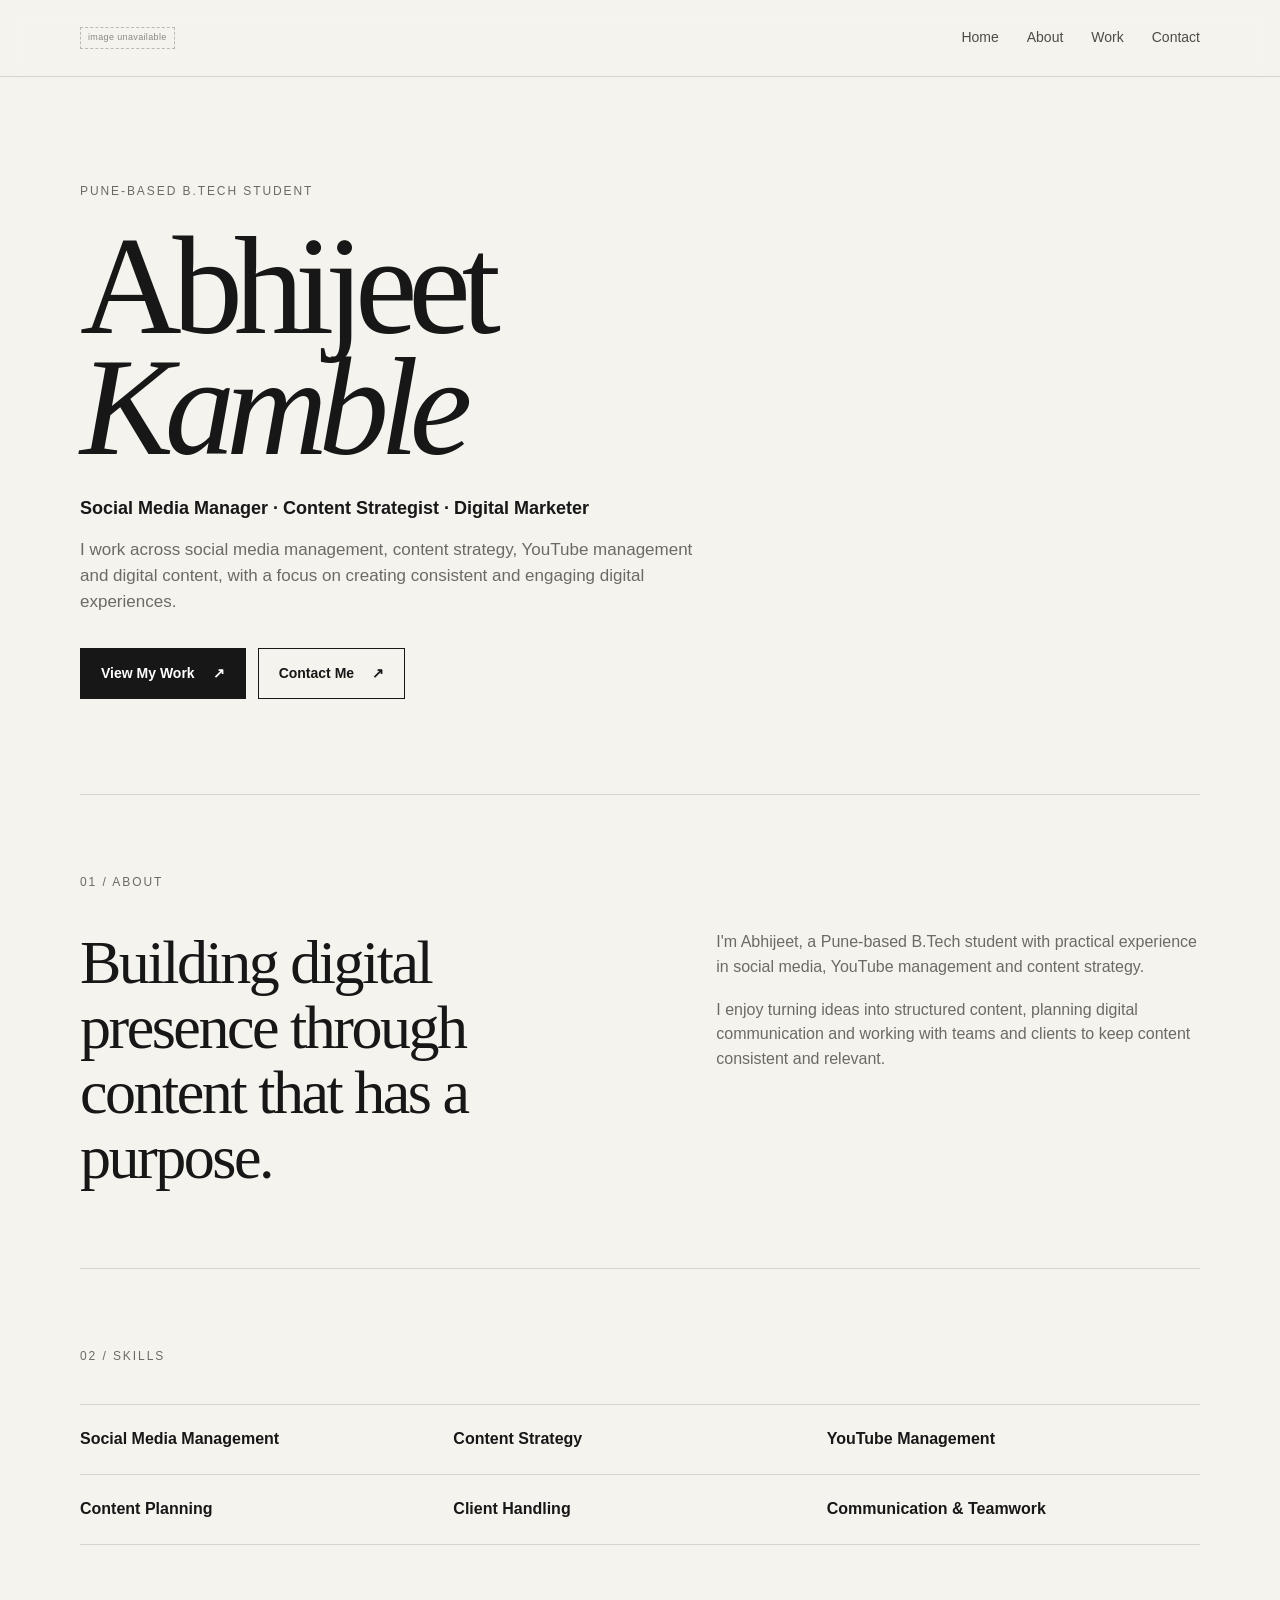
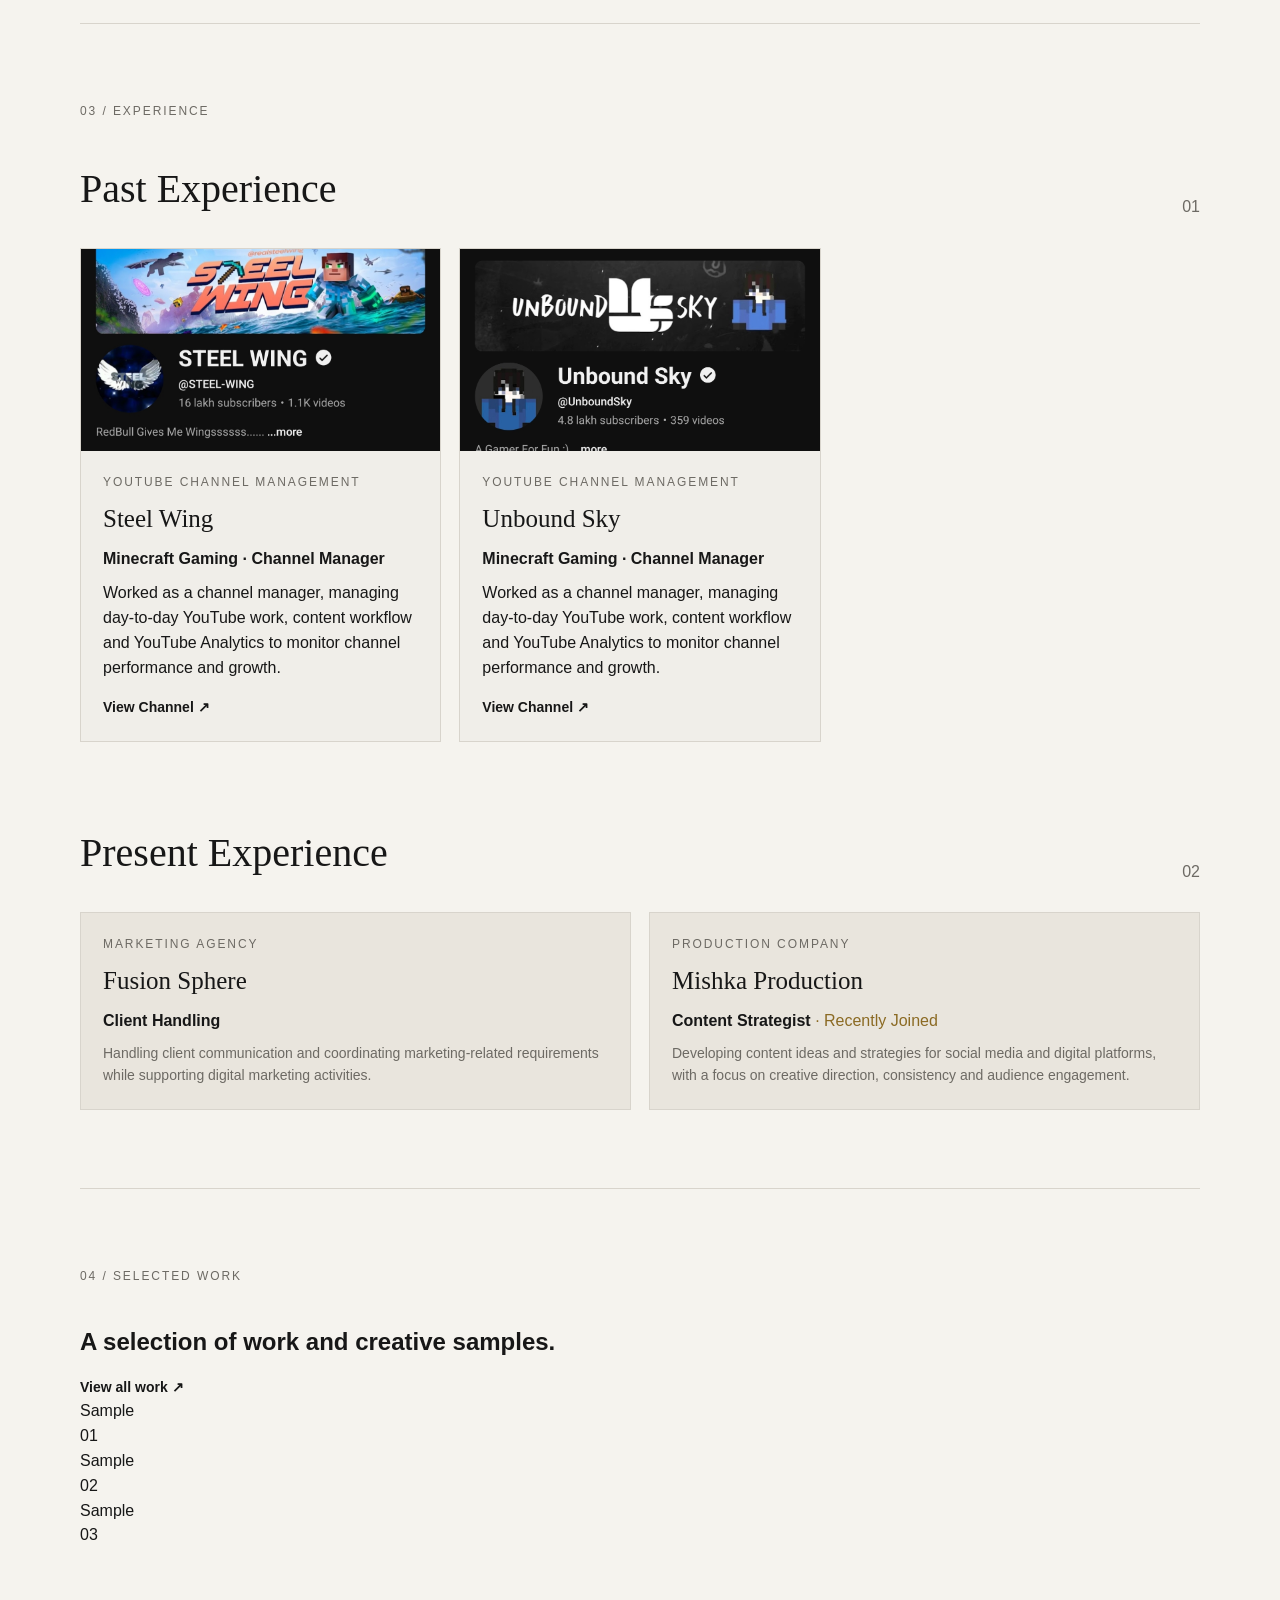
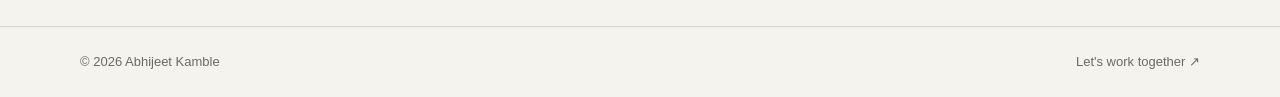
<file: index.html>
<!DOCTYPE html>
<html lang="en">
<head>
  <meta charset="UTF-8">
  <meta name="viewport" content="width=device-width, initial-scale=1.0">
  <meta name="description" content="Abhijeet Kamble — Pune-based B.Tech student, Social Media Manager, Content Strategist and Digital Marketer.">
  <title>Abhijeet Kamble | Social Media & Content Strategy</title>
  <link rel="stylesheet" href="style.css">
</head>
<body>
  <header class="site-header">
    <nav class="nav container">
      <a class="brand image-unavailable" href="index.html" aria-label="Profile image unavailable">Image unavailable</a>
      <button class="menu-toggle" aria-label="Toggle navigation" aria-expanded="false">☰</button>
      <div class="nav-links">
        <a href="index.html">Home</a>
        <a href="index.html#about">About</a>
        <a href="work.html">Work</a>
        <a href="contact.html">Contact</a>
      </div>
    </nav>
  </header>

  <main>
    <section class="hero container">
      <p class="eyebrow">Pune-based B.Tech Student</p>
      <h1>Abhijeet<br><span>Kamble</span></h1>
      <p class="hero-role">Social Media Manager · Content Strategist · Digital Marketer</p>
      <p class="hero-copy">
        I work across social media management, content strategy, YouTube management and digital content,
        with a focus on creating consistent and engaging digital experiences.
      </p>
      <div class="hero-actions">
        <a class="button button-dark" href="work.html">View My Work <span>↗</span></a>
        <a class="button button-light" href="contact.html">Contact Me <span>↗</span></a>
      </div>
    </section>

    <section class="section container" id="about">
      <div class="section-label">01 / About</div>
      <div class="about-grid">
        <h2>Building digital presence through content that has a purpose.</h2>
        <div>
          <p>
            I'm Abhijeet, a Pune-based B.Tech student with practical experience in social media,
            YouTube management and content strategy.
          </p>
          <p>
            I enjoy turning ideas into structured content, planning digital communication and
            working with teams and clients to keep content consistent and relevant.
          </p>
        </div>
      </div>
    </section>

    <section class="section container">
      <div class="section-label">02 / Skills</div>
      <div class="skills-grid">
        <div>Social Media Management</div>
        <div>Content Strategy</div>
        <div>YouTube Management</div>
        <div>Content Planning</div>
        <div>Client Handling</div>
        <div>Communication &amp; Teamwork</div>
      </div>
    </section>

    <section class="section container">
      <div class="section-label">03 / Experience</div>

      <div class="experience-heading">
        <h2>Past Experience</h2>
        <span>01</span>
      </div>

      <div class="experience-grid">
        <article class="experience-card">
          <a href="https://youtube.com/@steel-wing" target="_blank" rel="noopener noreferrer">
            <img class="project-media" src="images/steel-wing.jpg" alt="Steel Wing YouTube channel">
          </a>
          <div class="card-body">
            <p class="card-type">YouTube Channel Management</p>
            <h3>Steel Wing</h3>
            <p class="role">Minecraft Gaming · Channel Manager</p>
            <p>Worked as a channel manager, managing day-to-day YouTube work, content workflow and YouTube Analytics to monitor channel performance and growth.</p>
            <a class="text-link" href="https://youtube.com/@steel-wing" target="_blank" rel="noopener noreferrer">View Channel ↗</a>
          </div>
        </article>

        <article class="experience-card">
          <a href="https://youtube.com/@unboundsky" target="_blank" rel="noopener noreferrer">
            <img class="project-media" src="images/unbound-sky.jpg" alt="Unbound Sky YouTube channel">
          </a>
          <div class="card-body">
            <p class="card-type">YouTube Channel Management</p>
            <h3>Unbound Sky</h3>
            <p class="role">Minecraft Gaming · Channel Manager</p>
            <p>Worked as a channel manager, managing day-to-day YouTube work, content workflow and YouTube Analytics to monitor channel performance and growth.</p>
            <a class="text-link" href="https://youtube.com/@unboundsky" target="_blank" rel="noopener noreferrer">View Channel ↗</a>
          </div>
        </article>

      </div>

      <div class="experience-heading present-heading">
        <h2>Present Experience</h2>
        <span>02</span>
      </div>

      <div class="current-grid">
        <article class="current-card">
          <p class="card-type">Marketing Agency</p>
          <h3>Fusion Sphere</h3>
          <p class="role">Client Handling</p>
          <p>Handling client communication and coordinating marketing-related requirements while supporting digital marketing activities.</p>
        </article>

        <article class="current-card">
          <p class="card-type">Production Company</p>
          <h3>Mishka Production</h3>
          <p class="role">Content Strategist <span>· Recently Joined</span></p>
          <p>Developing content ideas and strategies for social media and digital platforms, with a focus on creative direction, consistency and audience engagement.</p>
        </article>
      </div>
    </section>

    <section class="section container work-preview">
      <div class="section-label">04 / Selected Work</div>
      <div class="preview-header">
        <h2>A selection of work and creative samples.</h2>
        <a class="text-link" href="work.html">View all work ↗</a>
      </div>
      <div class="mini-gallery">
        <div class="sample-tile">Sample<br>01</div>
        <div class="sample-tile">Sample<br>02</div>
        <div class="sample-tile">Sample<br>03</div>
      </div>
    </section>
  </main>

  <footer class="footer">
    <div class="container footer-inner">
      <p>© 2026 Abhijeet Kamble</p>
      <a href="contact.html">Let's work together ↗</a>
    </div>
  </footer>

  <script>
    const toggle = document.querySelector('.menu-toggle');
    const links = document.querySelector('.nav-links');
    toggle.addEventListener('click', () => {
      const open = links.classList.toggle('open');
      toggle.setAttribute('aria-expanded', open);
    });
  </script>
</body>
</html>
</file>
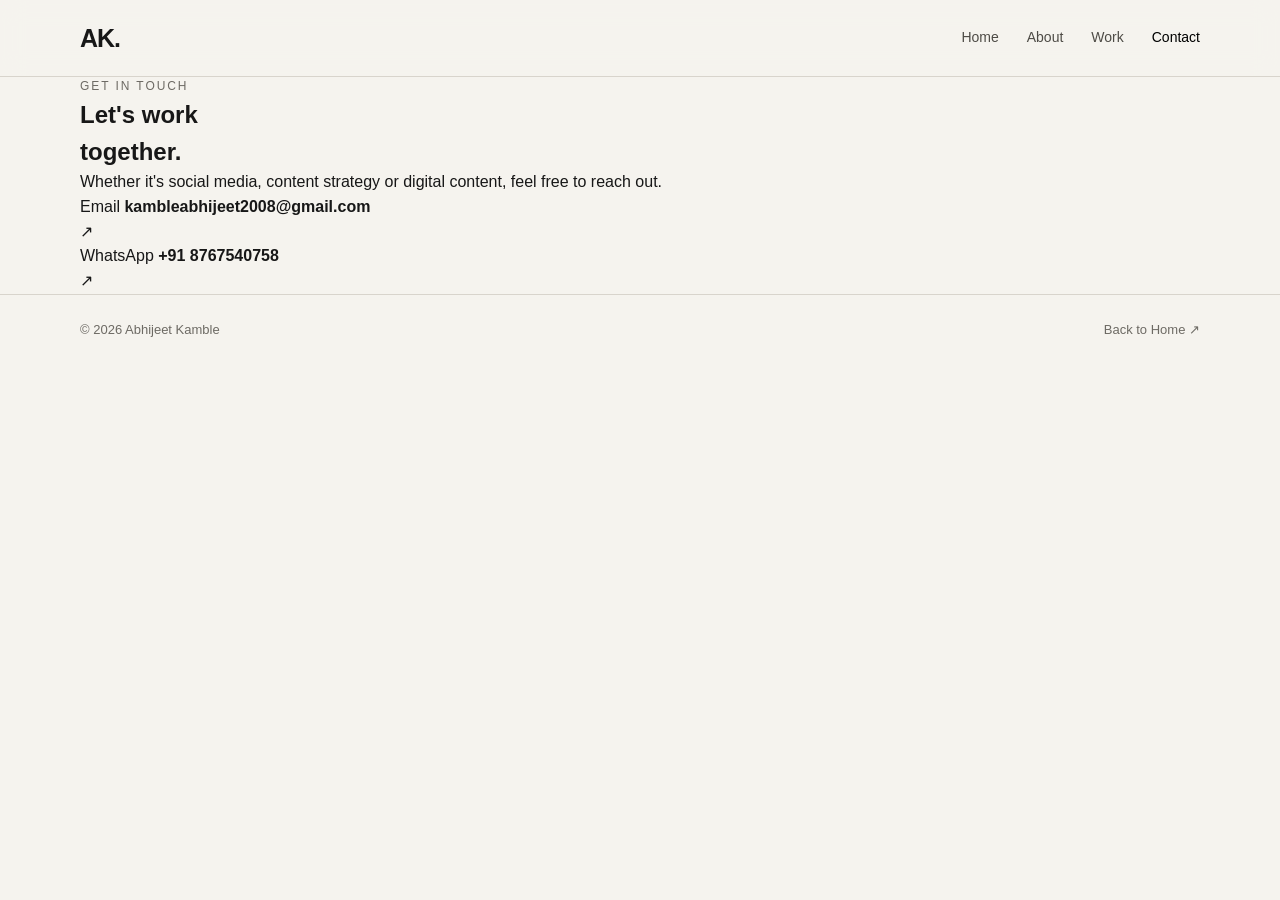
<file: contact.html>
<!DOCTYPE html>
<html lang="en">
<head>
  <meta charset="UTF-8">
  <meta name="viewport" content="width=device-width, initial-scale=1.0">
  <meta name="description" content="Contact Abhijeet Kamble.">
  <title>Contact | Abhijeet Kamble</title>
  <link rel="stylesheet" href="style.css">
</head>
<body>
  <header class="site-header">
    <nav class="nav container">
      <a class="brand" href="index.html">AK.</a>
      <button class="menu-toggle" aria-label="Toggle navigation" aria-expanded="false">☰</button>
      <div class="nav-links">
        <a href="index.html">Home</a>
        <a href="index.html#about">About</a>
        <a href="work.html">Work</a>
        <a class="active" href="contact.html">Contact</a>
      </div>
    </nav>
  </header>

  <main>
    <section class="contact-page container">
      <div>
        <p class="eyebrow">Get in touch</p>
        <h1>Let's work<br><span>together.</span></h1>
        <p class="contact-copy">
          Whether it's social media, content strategy or digital content, feel free to reach out.
        </p>
      </div>

      <div class="contact-list">
        <a class="contact-row" href="mailto:kambleabhijeet2008@gmail.com">
          <div>
            <span>Email</span>
            <strong>kambleabhijeet2008@gmail.com</strong>
          </div>
          <span>↗</span>
        </a>

        <a class="contact-row" href="https://wa.me/918767540758" target="_blank" rel="noopener noreferrer">
          <div>
            <span>WhatsApp</span>
            <strong>+91 8767540758</strong>
          </div>
          <span>↗</span>
        </a>
      </div>
    </section>
  </main>

  <footer class="footer">
    <div class="container footer-inner">
      <p>© 2026 Abhijeet Kamble</p>
      <a href="index.html">Back to Home ↗</a>
    </div>
  </footer>

  <script>
    const toggle = document.querySelector('.menu-toggle');
    const links = document.querySelector('.nav-links');
    toggle.addEventListener('click', () => {
      const open = links.classList.toggle('open');
      toggle.setAttribute('aria-expanded', open);
    });
  </script>
</body>
</html>
</file>
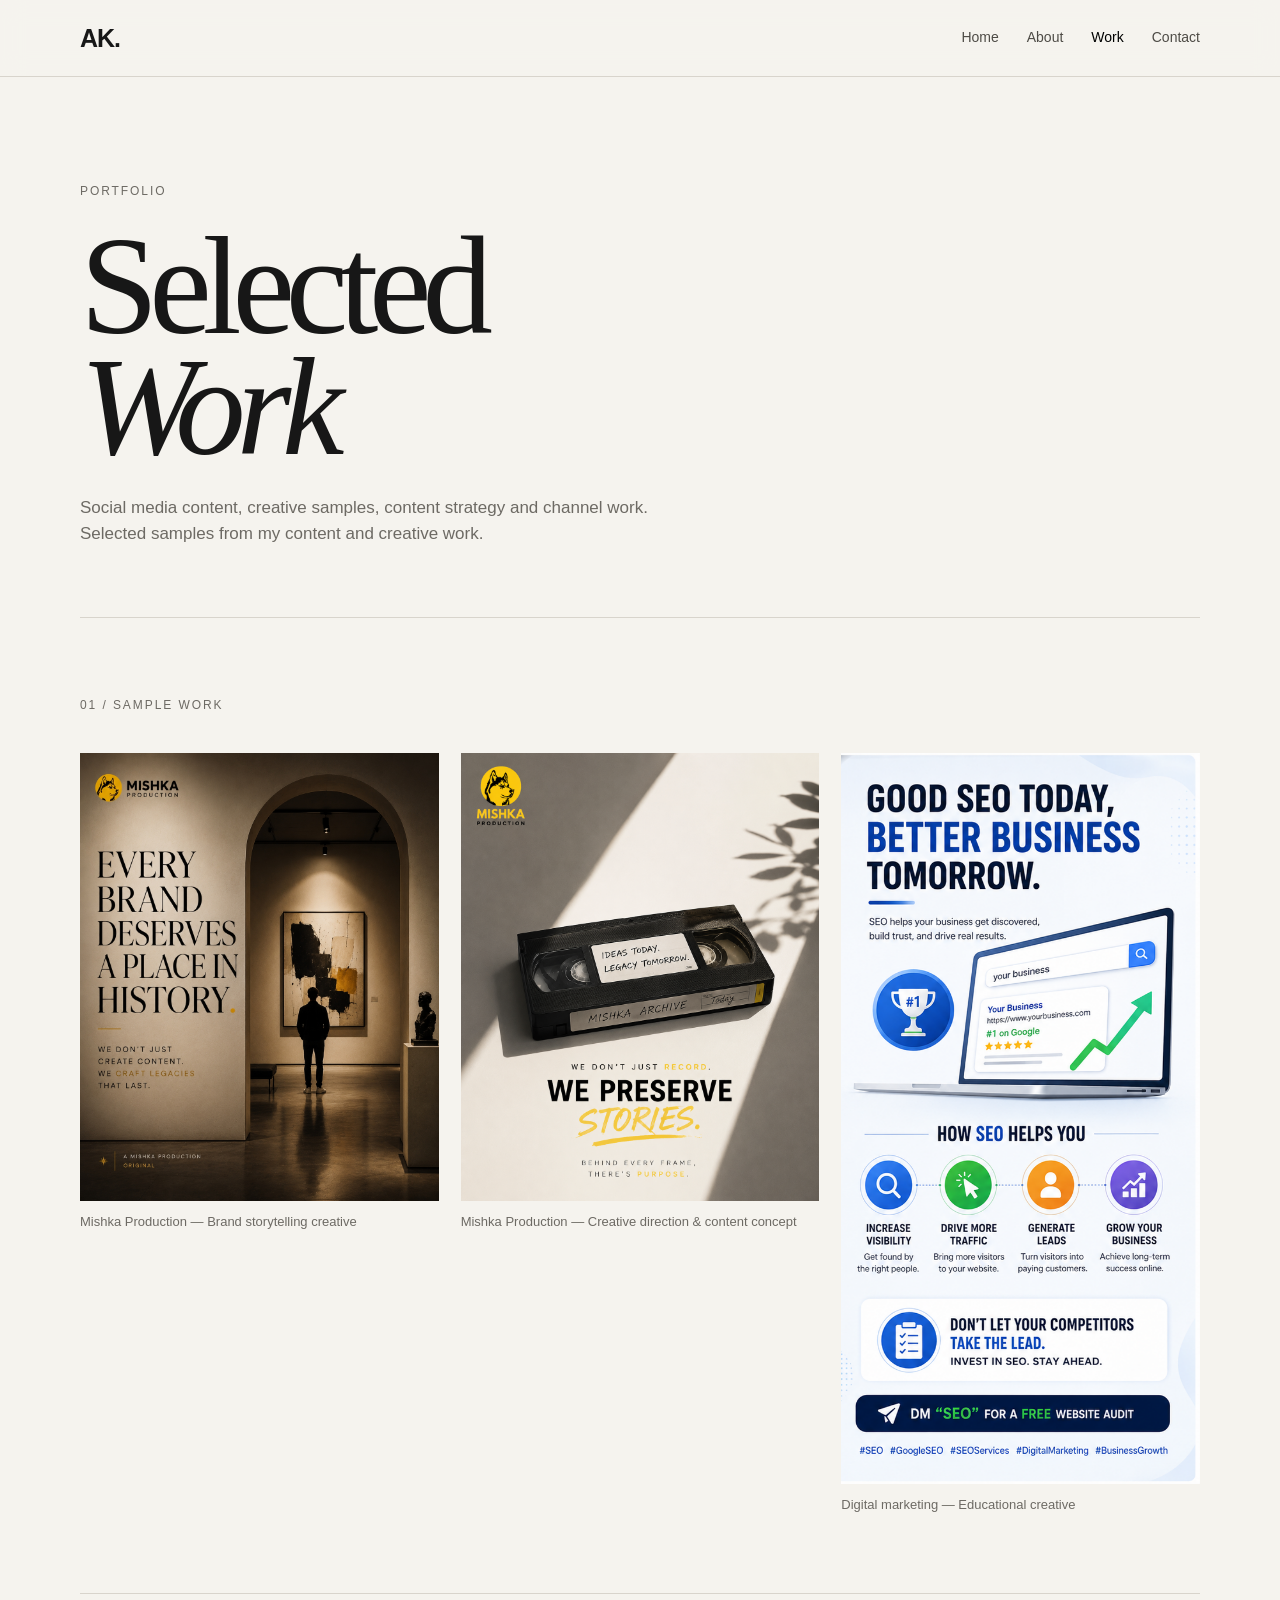
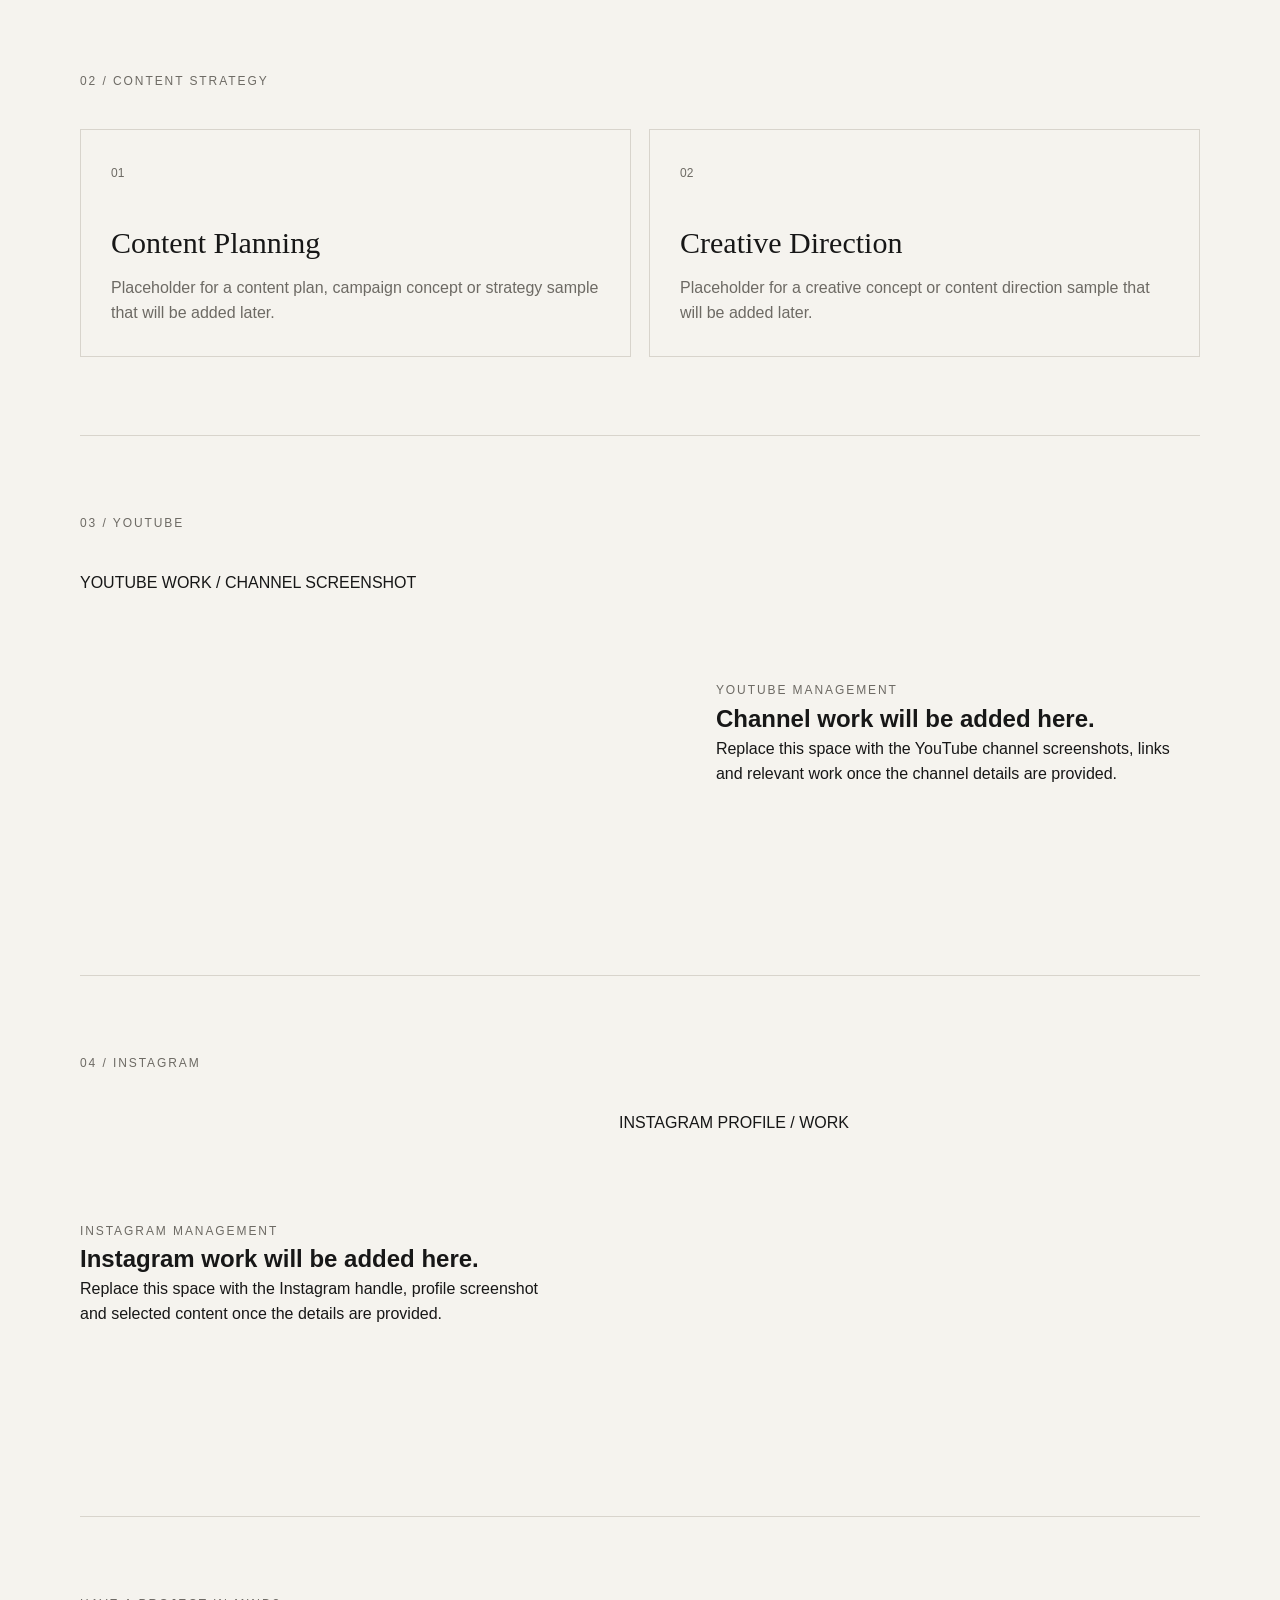
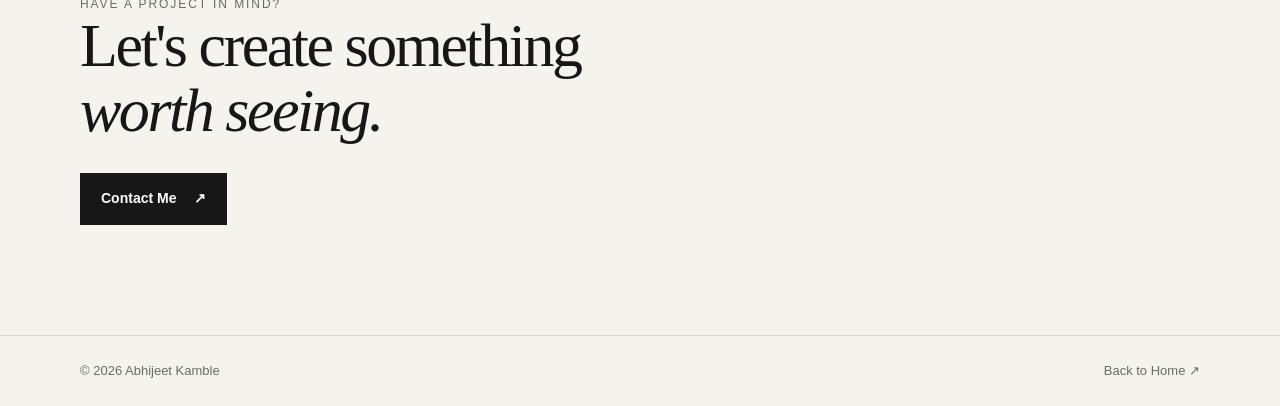
<file: work.html>
<!DOCTYPE html>
<html lang="en">
<head>
  <meta charset="UTF-8">
  <meta name="viewport" content="width=device-width, initial-scale=1.0">
  <meta name="description" content="Selected work by Abhijeet Kamble.">
  <title>Selected Work | Abhijeet Kamble</title>
  <link rel="stylesheet" href="style.css">
</head>
<body>
  <header class="site-header">
    <nav class="nav container">
      <a class="brand" href="index.html">AK.</a>
      <button class="menu-toggle" aria-label="Toggle navigation" aria-expanded="false">☰</button>
      <div class="nav-links">
        <a href="index.html">Home</a>
        <a href="index.html#about">About</a>
        <a class="active" href="work.html">Work</a>
        <a href="contact.html">Contact</a>
      </div>
    </nav>
  </header>

  <main>
    <section class="page-hero container">
      <p class="eyebrow">Portfolio</p>
      <h1>Selected<br><span>Work</span></h1>
      <p>Social media content, creative samples, content strategy and channel work. Selected samples from my content and creative work.</p>
    </section>

    <section class="section container">
      <div class="section-label">01 / Sample Work</div>
      <div class="gallery-grid">
        <figure class="work-item"><img src="images/mishka-history.jpg" alt="Mishka Production brand storytelling creative"><figcaption>Mishka Production — Brand storytelling creative</figcaption></figure>
        <figure class="work-item"><img src="images/mishka-stories.png" alt="Mishka Production creative about preserving stories"><figcaption>Mishka Production — Creative direction & content concept</figcaption></figure>
        <figure class="work-item"><img src="images/seo-sample.png" alt="SEO marketing educational creative"><figcaption>Digital marketing — Educational creative</figcaption></figure>
      </div>
    </section>

    <section class="section container">
      <div class="section-label">02 / Content Strategy</div>
      <div class="strategy-grid">
        <article class="strategy-card">
          <span>01</span>
          <h2>Content Planning</h2>
          <p>Placeholder for a content plan, campaign concept or strategy sample that will be added later.</p>
        </article>
        <article class="strategy-card">
          <span>02</span>
          <h2>Creative Direction</h2>
          <p>Placeholder for a creative concept or content direction sample that will be added later.</p>
        </article>
      </div>
    </section>

    <section class="section container">
      <div class="section-label">03 / YouTube</div>
      <div class="work-wide">
        <div class="image-placeholder wide">YOUTUBE WORK / CHANNEL SCREENSHOT</div>
        <div>
          <p class="card-type">YouTube Management</p>
          <h2>Channel work will be added here.</h2>
          <p>Replace this space with the YouTube channel screenshots, links and relevant work once the channel details are provided.</p>
        </div>
      </div>
    </section>

    <section class="section container">
      <div class="section-label">04 / Instagram</div>
      <div class="work-wide reverse">
        <div class="image-placeholder wide">INSTAGRAM PROFILE / WORK</div>
        <div>
          <p class="card-type">Instagram Management</p>
          <h2>Instagram work will be added here.</h2>
          <p>Replace this space with the Instagram handle, profile screenshot and selected content once the details are provided.</p>
        </div>
      </div>
    </section>

    <section class="section container final-cta">
      <p class="eyebrow">Have a project in mind?</p>
      <h2>Let's create something<br><span>worth seeing.</span></h2>
      <a class="button button-dark" href="contact.html">Contact Me <span>↗</span></a>
    </section>
  </main>

  <footer class="footer">
    <div class="container footer-inner">
      <p>© 2026 Abhijeet Kamble</p>
      <a href="index.html">Back to Home ↗</a>
    </div>
  </footer>

  <script>
    const toggle = document.querySelector('.menu-toggle');
    const links = document.querySelector('.nav-links');
    toggle.addEventListener('click', () => {
      const open = links.classList.toggle('open');
      toggle.setAttribute('aria-expanded', open);
    });
  </script>
</body>
</html>
</file>
<file: style.css>
*{box-sizing:border-box;margin:0;padding:0}:root{--bg:#f5f3ee;--text:#171717;--muted:#6d6a64;--line:#d8d4cc}html{scroll-behavior:smooth}body{font-family:Arial,Helvetica,sans-serif;background:var(--bg);color:var(--text);line-height:1.55}a{color:inherit;text-decoration:none}.container{width:min(1120px,calc(100% - 40px));margin:auto}.site-header{position:sticky;top:0;z-index:20;background:rgba(245,243,238,.92);backdrop-filter:blur(12px);border-bottom:1px solid var(--line)}.nav{height:76px;display:flex;align-items:center;justify-content:space-between}.brand{font-size:25px;font-weight:800;letter-spacing:-1px}.nav-links{display:flex;gap:28px;font-size:14px}.nav-links a{color:#4e4b46}.nav-links a:hover,.nav-links .active{color:#000}.menu-toggle{display:none;border:0;background:none;font-size:25px}.hero,.page-hero{padding:105px 0 95px}.eyebrow,.section-label,.card-type{font-size:12px;letter-spacing:.16em;text-transform:uppercase;color:var(--muted)}.hero h1,.page-hero h1{font-family:Georgia,serif;font-weight:500;font-size:clamp(70px,11vw,142px);line-height:.86;letter-spacing:-.065em;margin:24px 0 28px}.hero h1 span,.page-hero h1 span,.final-cta h2 span{font-style:italic}.hero-role{font-size:18px;font-weight:600;margin-bottom:14px}.hero-copy{max-width:620px;color:var(--muted);font-size:17px}.hero-actions{display:flex;gap:12px;margin-top:32px}.button{display:inline-flex;align-items:center;gap:18px;padding:14px 20px;border:1px solid #171717;font-size:14px;font-weight:700}.button-dark{background:#171717;color:#fff}.button-light{background:transparent}.button:hover{transform:translateY(-2px)}.section{padding:78px 0;border-top:1px solid var(--line)}.section-label{margin-bottom:38px}.about-grid{display:grid;grid-template-columns:1.15fr 1fr;gap:80px}.about-grid h2,.final-cta h2{font-family:Georgia,serif;font-size:clamp(35px,5vw,62px);font-weight:500;line-height:1.05;letter-spacing:-.04em}.about-grid p{color:var(--muted);margin-bottom:18px}.skills-grid{display:grid;grid-template-columns:repeat(3,1fr);border-top:1px solid var(--line)}.skills-grid div{padding:22px 0;border-bottom:1px solid var(--line);font-weight:700}.experience-heading{display:flex;justify-content:space-between;align-items:end;margin:20px 0 28px}.experience-heading h2{font-family:Georgia,serif;font-size:40px;font-weight:500}.experience-heading span{color:var(--muted)}.experience-grid,.current-grid{display:grid;grid-template-columns:repeat(3,1fr);gap:18px}.experience-card,.current-card{border:1px solid var(--line);background:#f0eee9}.placeholder-media{aspect-ratio:4/3;background:#dedad1;display:grid;place-items:center;color:#777;font-size:12px;letter-spacing:.14em}.card-body,.current-card{padding:22px}.card-body h3,.current-card h3{font-family:Georgia,serif;font-size:25px;font-weight:500;margin:8px 0}.card-body p:last-child,.current-card p:last-child{color:var(--muted);font-size:14px}.role{font-weight:700;margin:4px 0 10px}.role span{color:#8b6a23;font-weight:400}.present-heading{margin-top:80px}.current-grid{grid-template-columns:repeat(2,1fr)}.current-card{background:#e9e5dd}.page-hero{padding-bottom:70px}.page-hero>p:last-child{max-width:610px;color:var(--muted);font-size:17px}.gallery-grid{display:grid;grid-template-columns:repeat(3,1fr);gap:22px}.work-item{margin:0}.work-item img{display:block;width:100%;height:auto;background:#ddd}.work-item figcaption{font-size:13px;color:var(--muted);padding-top:11px}.strategy-grid{display:grid;grid-template-columns:repeat(2,1fr);gap:18px}.strategy-card{border:1px solid var(--line);padding:30px;min-height:210px}.strategy-card span{font-size:12px;color:var(--muted)}.strategy-card h2{font-family:Georgia,serif;font-size:30px;font-weight:500;margin:35px 0 10px}.strategy-card p{color:var(--muted)}.work-wide{display:grid;grid-template-columns:1.2fr 1fr;gap:55px;align-items:center}.work-wide.reverse{grid-template-columns:1fr 1.2fr}.work-wide.reverse>div:first-child{order:2}.work-wide img{width:100%;display:block}.work-wide .wide{aspect-ratio:16/9}.final-cta{padding-bottom:110px}.final-cta .button{margin-top:30px}.footer{border-top:1px solid var(--line);padding:25px 0;color:var(--muted);font-size:13px}.footer-inner{display:flex;justify-content:space-between}.contact-grid{display:grid;grid-template-columns:1fr 1fr;gap:30px}.contact-card{border:1px solid var(--line);padding:30px;background:#ebe8e1}.contact-card h2{font-family:Georgia,serif;font-size:34px;font-weight:500;margin:8px 0}.contact-card p{color:var(--muted)}.contact-link{display:inline-block;margin-top:20px;font-weight:700}@media(max-width:760px){.container{width:min(100% - 28px,1120px)}.nav{height:68px}.menu-toggle{display:block}.nav-links{display:none;position:absolute;top:68px;left:0;right:0;padding:18px 14px;background:var(--bg);border-bottom:1px solid var(--line);flex-direction:column;gap:16px}.nav-links.open{display:flex}.hero,.page-hero{padding:72px 0 65px}.hero h1,.page-hero h1{font-size:72px}.hero-role{font-size:16px}.section{padding:55px 0}.about-grid,.work-wide,.work-wide.reverse,.contact-grid{grid-template-columns:1fr;gap:30px}.skills-grid{grid-template-columns:1fr 1fr}.experience-grid,.current-grid,.gallery-grid,.strategy-grid{grid-template-columns:1fr}.experience-heading{margin-top:5px}.present-heading{margin-top:55px}.work-wide.reverse>div:first-child{order:0}.footer-inner{gap:15px;flex-direction:column}}

.project-media{display:block;width:100%;aspect-ratio:16/9;object-fit:cover}.text-link{display:inline-block;margin-top:16px;font-size:14px;font-weight:700}.text-link:hover{opacity:.6}

.image-unavailable{font-size:9px!important;font-weight:500!important;letter-spacing:.04em!important;color:#8a8780!important;border:1px dashed #bdb9b0;padding:5px 7px;line-height:1.1;text-transform:lowercase}
</file>
